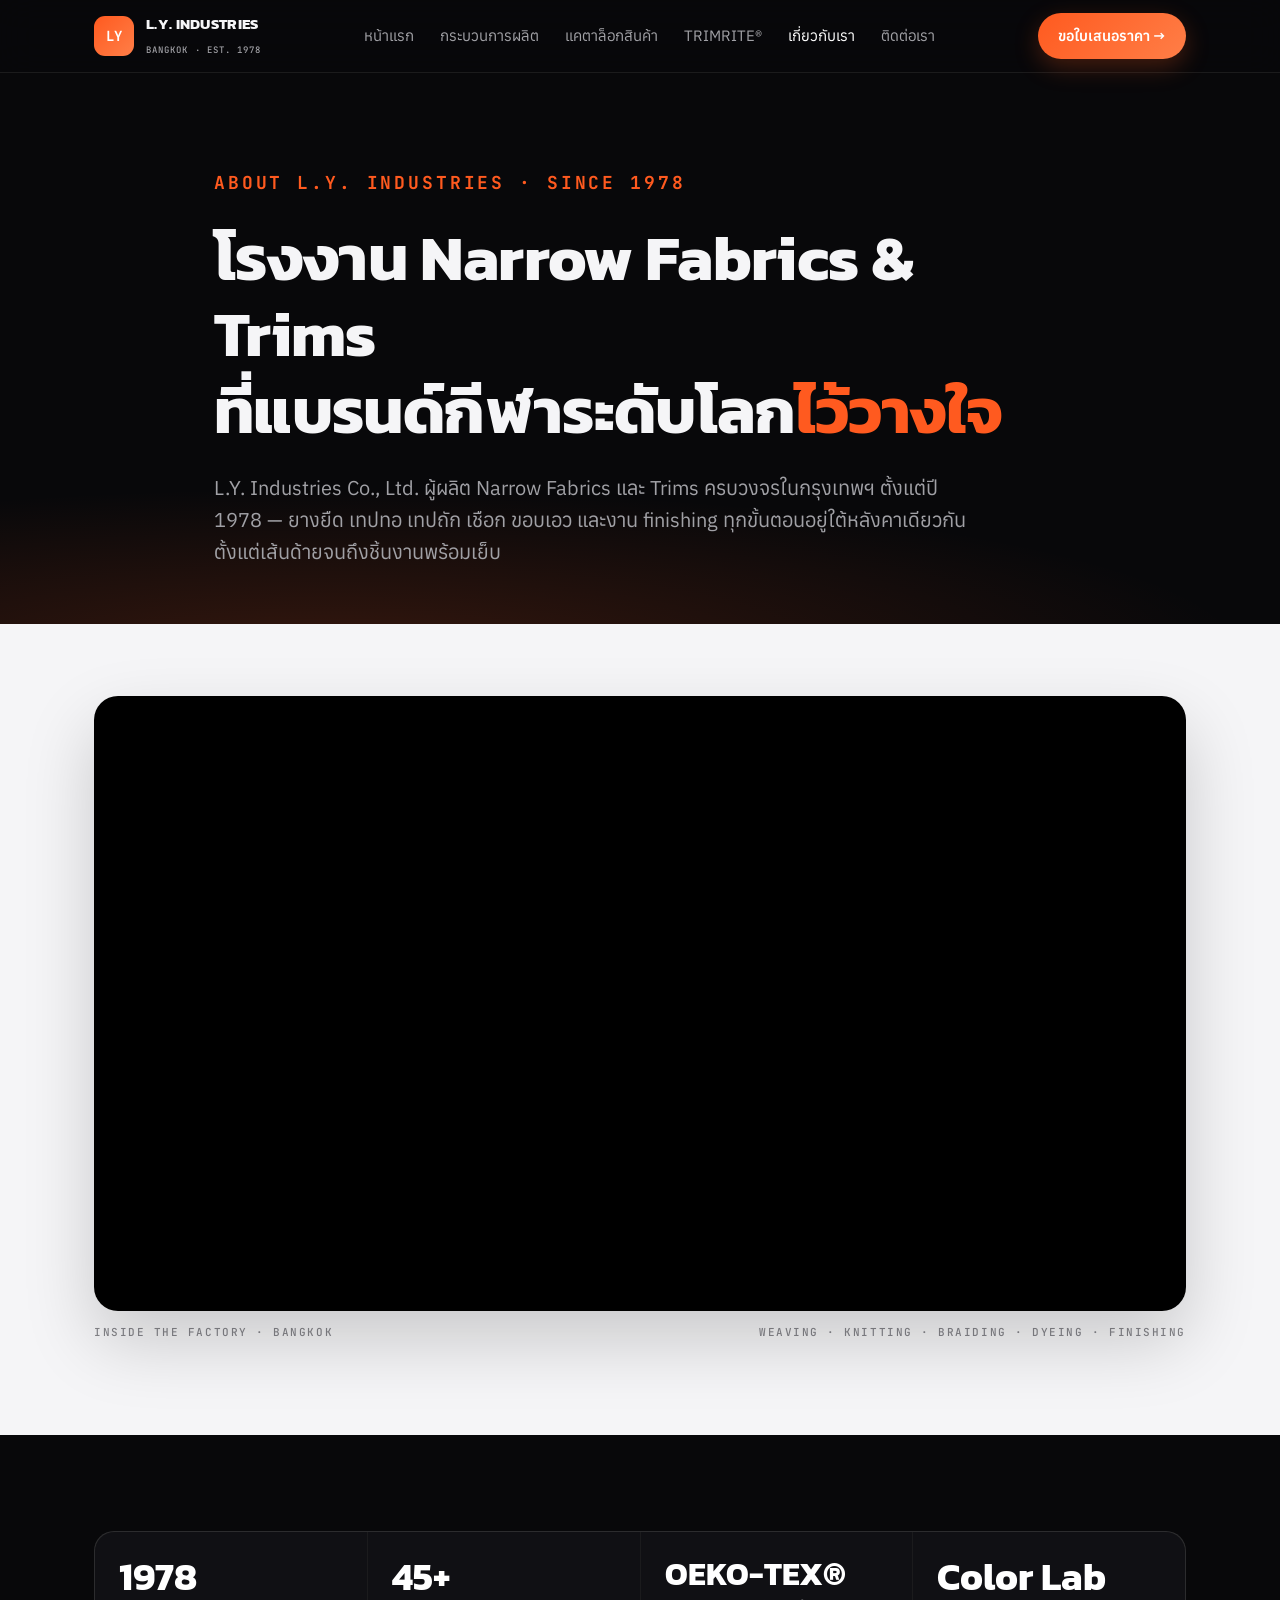
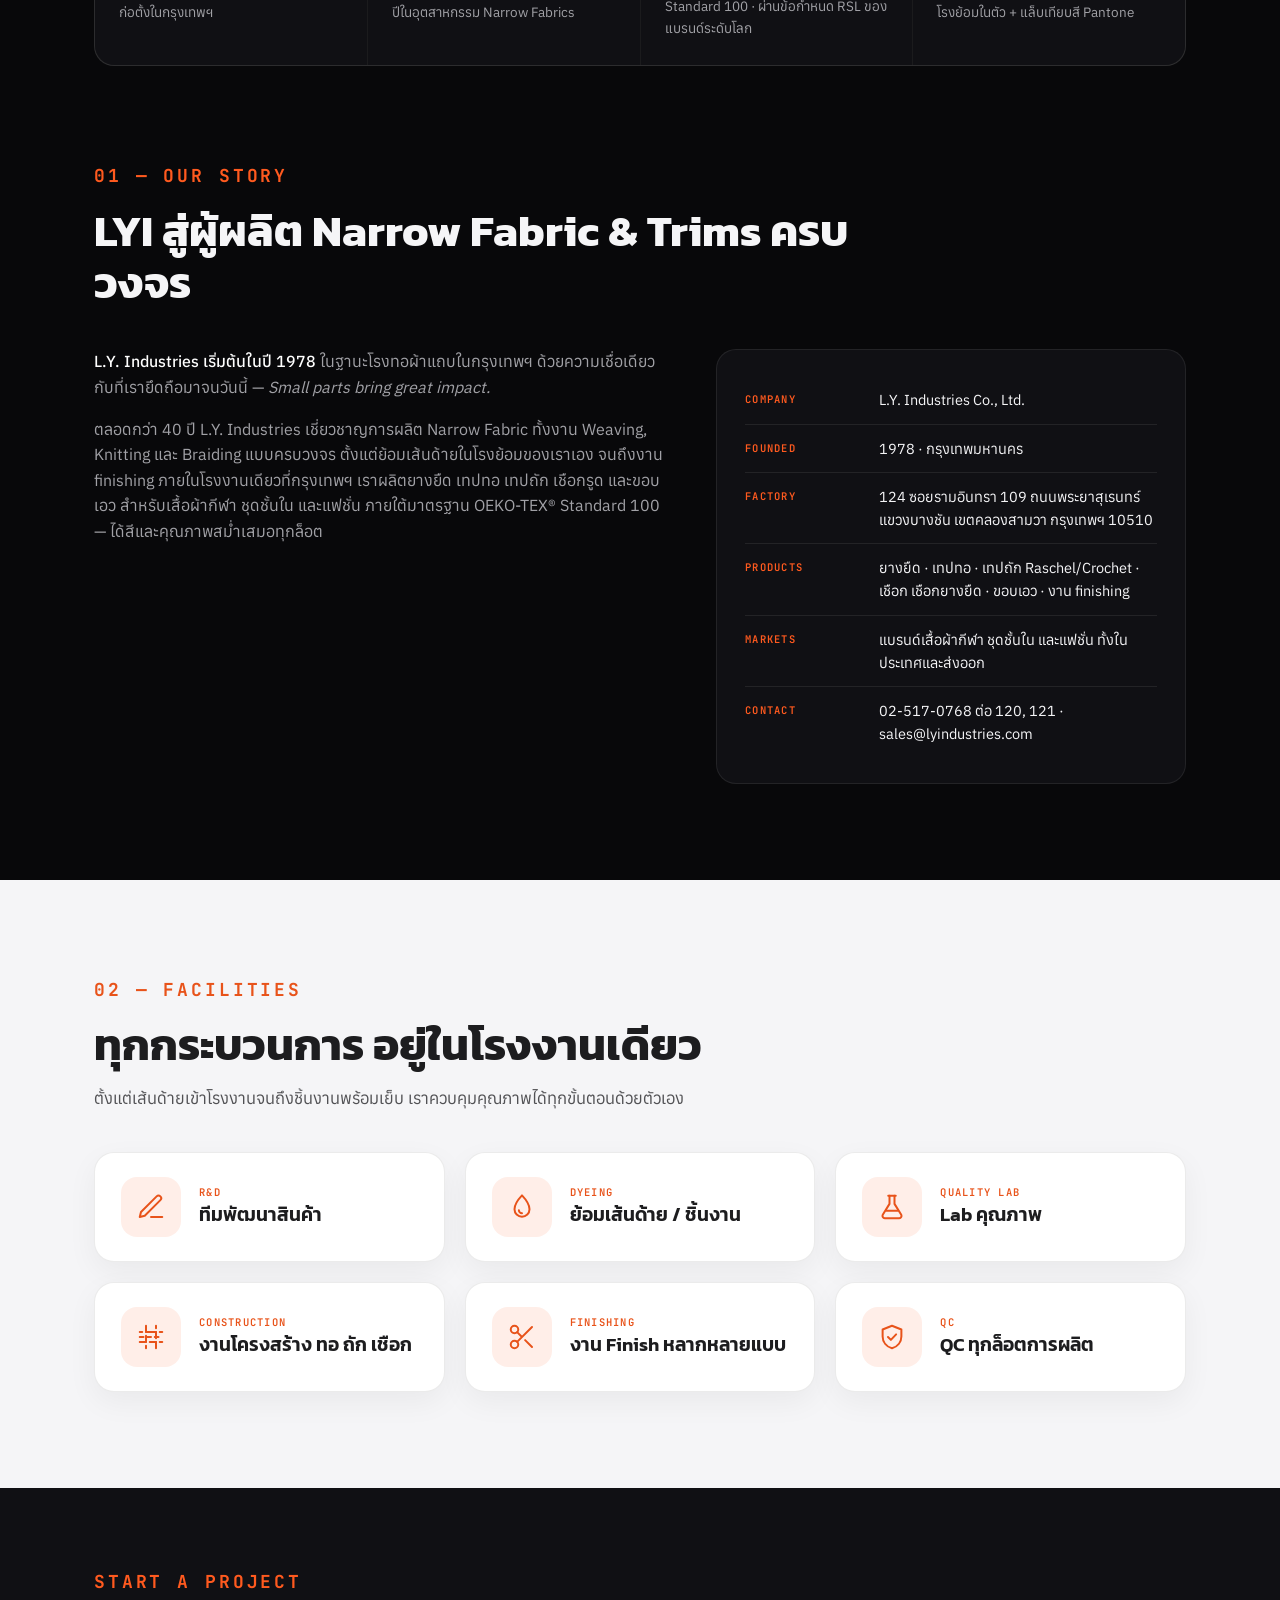
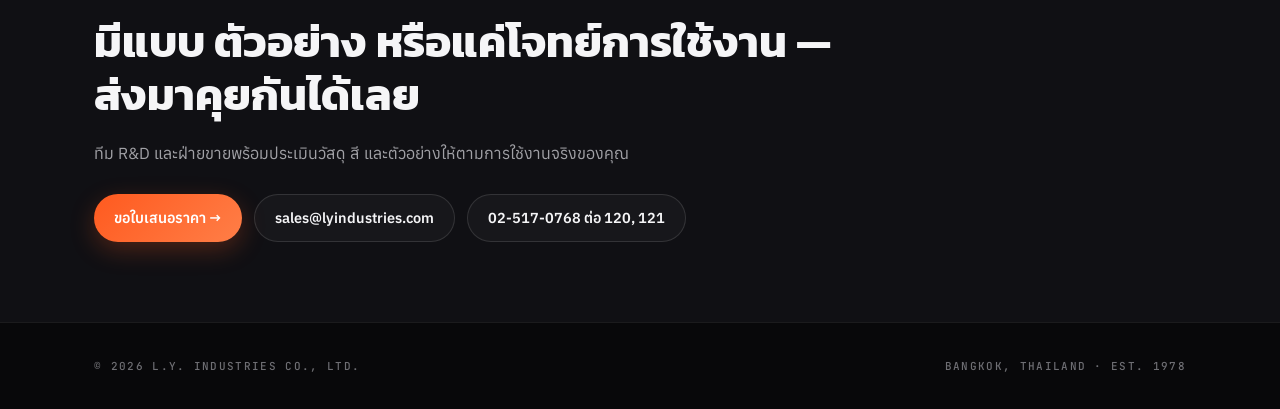
<file: about.html>
<!DOCTYPE html>
<html lang="th">
<head>
<meta charset="utf-8">
<meta name="viewport" content="width=device-width, initial-scale=1">
<title>เกี่ยวกับ L.Y. Industries — ผู้ผลิต Narrow Fabrics & Trims ตั้งแต่ปี 1978</title>
<meta name="description" content="L.Y. Industries Co., Ltd. ผู้ผลิต Narrow Fabrics และ Trims ครบวงจรในกรุงเทพฯ ตั้งแต่ปี 1978 — ยางยืด เทปทอ เทปถัก เชือก ขอบเอว และงาน finishing สำหรับแบรนด์กีฬาและแฟชั่นระดับโลก">
<link rel="preconnect" href="https://fonts.googleapis.com">
<link rel="preconnect" href="https://fonts.gstatic.com" crossorigin>
<link href="https://fonts.googleapis.com/css2?family=Kanit:wght@500;600;700&family=Anuphan:wght@300;400;500;600&family=JetBrains+Mono:wght@500;600;700&display=swap" rel="stylesheet">
<script type="application/ld+json">
{"@context":"https://schema.org","@type":"AboutPage","name":"เกี่ยวกับ L.Y. Industries","mainEntity":{"@type":"Organization","name":"L.Y. Industries Co., Ltd.","alternateName":"LY Industries","foundingDate":"1978","url":"https://lyindustries.com","email":"sales@lyindustries.com","telephone":"+66-2-517-0768","address":{"@type":"PostalAddress","streetAddress":"124 Phraya Suren Road, Bang Chan","addressLocality":"Khlong Sam Wa","addressRegion":"Bangkok","postalCode":"10510","addressCountry":"TH"},"description":"ผู้ผลิต Narrow Fabrics และ Trims ครบวงจร (ยางยืด เทปทอ เทปถัก เชือก ขอบเอว งาน finishing) สำหรับแบรนด์เสื้อผ้ากีฬาและแฟชั่น"}}
</script>
<style>
:root{--bg-primary:#08080a;--bg-secondary:#101014;--bg-card:rgba(22,22,28,.7);--brand-orange:#ff5a1f;--brand-orange-light:#ff7e47;--text-primary:#f5f5f7;--text-secondary:#a1a1a6;--text-tertiary:#6e6e73;--border-light:rgba(255,255,255,.08);--border-glass:rgba(255,255,255,.12);--font-heading:'Kanit',-apple-system,sans-serif;--font-body:'Anuphan',-apple-system,sans-serif;--font-mono:'JetBrains Mono',Menlo,monospace}
*{box-sizing:border-box;margin:0;padding:0}
html{scroll-behavior:smooth}
body{background:var(--bg-primary);color:var(--text-primary);font-family:var(--font-body);line-height:1.6;-webkit-font-smoothing:antialiased}
a{color:inherit;text-decoration:none}
.wrap{max-width:1140px;margin:0 auto;padding:0 24px}
.eyebrow{font-family:var(--font-mono);font-size:clamp(15px,1.4vw,18px);letter-spacing:.16em;color:var(--brand-orange);font-weight:700}
h1,h2,h3{font-family:var(--font-heading);line-height:1.2}
/* nav */
.nav{position:sticky;top:0;z-index:50;background:rgba(8,8,10,.8);backdrop-filter:blur(18px);border-bottom:1px solid var(--border-light)}
.nav .wrap{display:flex;align-items:center;justify-content:space-between;height:72px;gap:16px}
.brand{display:flex;align-items:center;gap:12px}
.brand .mark{width:40px;height:40px;border-radius:11px;background:linear-gradient(135deg,var(--brand-orange),var(--brand-orange-light));display:grid;place-items:center;font:700 14px var(--font-mono);color:#fff}
.brand b{font:700 15px var(--font-heading);letter-spacing:.02em;display:block}
.brand small{font:500 9px var(--font-mono);letter-spacing:.12em;color:var(--text-secondary)}
.nav nav{display:flex;gap:26px;font-size:15px;color:var(--text-secondary)}
.nav nav a:hover,.nav nav a.on{color:#fff}
.btn{display:inline-flex;align-items:center;gap:8px;padding:11px 20px;border-radius:100px;font-weight:600;font-size:14.5px;transition:transform .2s,box-shadow .2s}
.btn-o{background:linear-gradient(135deg,var(--brand-orange),var(--brand-orange-light));color:#fff;box-shadow:0 8px 24px rgba(255,90,31,.25)}
.btn-o:hover{transform:translateY(-1px);box-shadow:0 12px 30px rgba(255,90,31,.35)}
.btn-g{border:1px solid var(--border-glass);color:var(--text-primary);background:rgba(255,255,255,.03)}
/* hero */
.hero{padding:96px 0 56px;position:relative;overflow:hidden}
.hero::before{content:"";position:absolute;inset:auto -10% -40% -10%;height:70%;background:radial-gradient(ellipse at 30% 50%,rgba(255,90,31,.18),transparent 60%);pointer-events:none}
.hero .wrap{position:relative;display:flex;flex-direction:column;gap:22px;max-width:900px}
.hero h1{font-size:clamp(36px,5vw,64px);font-weight:700;letter-spacing:-.01em}
.hero h1 span{color:var(--brand-orange)}
.hero p.lead{font-size:clamp(17px,1.6vw,20px);color:var(--text-secondary);max-width:760px;text-wrap:pretty}
/* video */
.video{padding:16px 0 72px}
.video-frame{position:relative;border-radius:24px;overflow:hidden;border:1px solid var(--border-light);background:#000;box-shadow:0 30px 80px rgba(0,0,0,.6),0 0 0 1px rgba(255,90,31,.15)}
.video-frame::before{content:"";display:block;padding-top:56.25%}
.video-frame iframe{position:absolute;inset:0;width:100%;height:100%;border:0}
.video-cap{display:flex;justify-content:space-between;gap:16px;flex-wrap:wrap;margin-top:14px;font:500 11px var(--font-mono);letter-spacing:.14em;color:var(--text-tertiary)}
/* stats */
.stats{display:grid;grid-template-columns:repeat(4,1fr);gap:1px;background:var(--border-light);border:1px solid var(--border-light);border-radius:20px;overflow:hidden;margin-bottom:96px}
.stat{background:var(--bg-secondary);padding:26px 24px;display:flex;flex-direction:column;gap:6px}
.stat b{font:700 clamp(26px,3vw,38px)/1 var(--font-heading);color:#fff}
.stat span{font-size:13.5px;color:var(--text-secondary)}
/* sections */
section.block{padding:0 0 96px}
.head{display:flex;flex-direction:column;gap:14px;margin-bottom:40px;max-width:820px}
.head h2{font-size:clamp(28px,3.4vw,46px);font-weight:700}
.head p{font-size:16.5px;color:var(--text-secondary);text-wrap:pretty}
/* story */
.story{display:grid;grid-template-columns:1.1fr .9fr;gap:48px;align-items:start}
.story p{font-size:16px;color:var(--text-secondary);margin-bottom:16px;text-wrap:pretty}
.story p strong{color:#fff;font-weight:500}
.facts{background:var(--bg-secondary);border:1px solid var(--border-light);border-radius:20px;padding:26px 28px;display:flex;flex-direction:column;gap:0}
.facts .row{display:grid;grid-template-columns:120px 1fr;gap:14px;padding:12px 0;border-bottom:1px solid var(--border-light);font-size:14.5px}
.facts .row:last-child{border-bottom:0}
.facts .k{font:600 10.5px var(--font-mono);letter-spacing:.12em;color:var(--brand-orange);padding-top:4px}
.facts .v{color:var(--text-primary)}
/* trust grid */
.grid4{display:grid;grid-template-columns:repeat(4,1fr);gap:0;position:relative}
.grid4::before{content:"";position:absolute;left:0;right:0;top:42px;height:1px;background:linear-gradient(90deg,transparent,rgba(255,255,255,.18) 10%,rgba(255,255,255,.18) 90%,transparent)}
.item{padding:0 24px 0 0;display:flex;flex-direction:column;gap:12px;align-items:flex-start;position:relative}
.item+.item{padding-left:24px;border-left:1px solid var(--border-light)}
.icon{width:84px;height:84px;border-radius:50%;background:var(--bg-primary);border:1px solid var(--border-glass);box-shadow:0 0 0 8px var(--bg-primary),0 10px 30px rgba(255,90,31,.2);display:grid;place-items:center;color:var(--brand-orange);margin-bottom:8px;position:relative;z-index:1}
.icon svg{width:50px;height:50px;fill:none;stroke:currentColor;stroke-width:1.7;stroke-linecap:round;stroke-linejoin:round}
.icon .soft{stroke:rgba(255,255,255,.35)}.icon .fill{fill:var(--brand-orange);stroke:none}
.num{font:600 12px var(--font-mono);letter-spacing:.14em;color:var(--brand-orange)}
.num::after{content:"";display:inline-block;width:22px;height:1px;background:var(--brand-orange);margin-left:10px;vertical-align:middle}
.item h3{font-size:clamp(19px,1.6vw,22px);font-weight:600}
.item p{font-size:14.5px;color:var(--text-secondary);text-wrap:pretty}
/* facilities */
.fac{display:grid;grid-template-columns:repeat(3,1fr);gap:20px}
.fac article{display:flex;align-items:center;gap:18px;background:var(--bg-secondary);border:1px solid var(--border-light);border-radius:20px;padding:24px 26px;transition:transform .3s ease,border-color .3s ease,box-shadow .3s ease}
.fac article:hover{transform:translateY(-3px);border-color:var(--brand-orange)}
.fac .ic{flex:none;width:60px;height:60px;border-radius:16px;display:grid;place-items:center;background:rgba(255,90,31,.10);color:var(--brand-orange)}
.fac .ic svg{width:30px;height:30px;fill:none;stroke:currentColor;stroke-width:1.6;stroke-linecap:round;stroke-linejoin:round}
.fac .t{display:flex;flex-direction:column;gap:4px;min-width:0}
.fac .t span{font:600 10.5px var(--font-mono);letter-spacing:.12em;color:var(--brand-orange)}
.fac h3{font-size:19px;font-weight:600;line-height:1.3}
/* cta */
.cta{background:var(--bg-secondary);border-top:1px solid var(--border-light);padding:80px 0}
.cta .wrap{display:flex;flex-direction:column;gap:20px;align-items:flex-start}
.cta h2{font-size:clamp(28px,3.4vw,44px);font-weight:700;max-width:760px}
.cta p{font-size:16px;color:var(--text-secondary);max-width:640px}
.cta .row{display:flex;gap:12px;flex-wrap:wrap;margin-top:8px}
footer{padding:36px 0;border-top:1px solid var(--border-light);font:500 11px var(--font-mono);letter-spacing:.12em;color:var(--text-tertiary)}
footer .wrap{display:flex;justify-content:space-between;gap:12px;flex-wrap:wrap}
@media(max-width:960px){.stats{grid-template-columns:repeat(2,1fr)}.story{grid-template-columns:1fr}.grid4{grid-template-columns:repeat(2,1fr);row-gap:44px}.grid4::before{display:none}.item:nth-child(3){padding-left:0;border-left:0}.fac{grid-template-columns:1fr}.nav nav{display:none}}
@media(max-width:600px){.hero{padding:64px 0 40px}.stats{grid-template-columns:1fr 1fr}.grid4{grid-template-columns:1fr}.item{padding:0!important;border-left:0!important}}

/* ===== alternating light sections ===== */
.light{--bg-primary:#f5f5f7;--bg-secondary:#ffffff;--bg-card:#ffffff;--brand-orange:#e8531a;--text-primary:#1d1d1f;--text-secondary:#515154;--text-tertiary:#86868b;--border-light:rgba(0,0,0,.08);--border-glass:rgba(0,0,0,.12);background:var(--bg-primary);color:var(--text-primary)}
.band{padding:96px 0 0}
.light .stat b,.light .head h2,.light .story p strong,.light .cta h2{color:var(--text-primary)}
.light .stats{box-shadow:0 10px 30px rgba(0,0,0,.05)}
.light .facts{box-shadow:0 10px 30px rgba(0,0,0,.05)}
.light .btn-g{background:#fff}
section.video{padding-bottom:96px}
#facilities{padding-top:96px}
.cta{border-top:0}
.video.light{padding-top:72px}
.light .fac article{box-shadow:0 10px 30px rgba(0,0,0,.05)}
.light .fac h3{color:var(--text-primary)}
.light .video-frame{box-shadow:0 30px 70px rgba(0,0,0,.18)}

/* stat hover glow */
.stats{overflow:visible;isolation:isolate}
.stat{position:relative;transition:background .35s ease,box-shadow .35s ease,transform .35s ease;z-index:0}
.stat:first-child{border-radius:20px 0 0 20px}.stat:last-child{border-radius:0 20px 20px 0}
.stat::before{content:"";position:absolute;inset:0;border-radius:inherit;background:radial-gradient(120% 90% at 30% 0%,rgba(255,90,31,.28),transparent 65%);opacity:0;transition:opacity .35s ease;pointer-events:none}
.stat b,.stat span{position:relative;transition:color .35s ease,text-shadow .35s ease}
.stat:hover{background:#17171c;box-shadow:0 0 0 1px rgba(255,90,31,.55),0 0 36px rgba(255,90,31,.35),0 18px 40px rgba(0,0,0,.45);transform:translateY(-3px);z-index:2}
.stat:hover::before{opacity:1}
.stat:hover b{color:var(--brand-orange-light);text-shadow:0 0 18px rgba(255,110,50,.55)}
.stat:hover span{color:#d6d6da}
@media(max-width:960px){.stat:first-child,.stat:last-child{border-radius:0}}
</style>
</head>
<body>

<header class="nav">
  <div class="wrap">
    <a class="brand" href="index.html"><span class="mark">LY</span><span><b>L.Y. INDUSTRIES</b><small>BANGKOK · EST. 1978</small></span></a>
    <nav>
      <a href="index.html">หน้าแรก</a>
      <a href="index.html#process">กระบวนการผลิต</a>
      <a href="catalog.html">แคตาล็อกสินค้า</a>
      <a href="https://www.trimrite.com/" target="_blank" rel="noopener">TRIMRITE®</a>
      <a class="on" href="about.html">เกี่ยวกับเรา</a>
      <a href="contact.html">ติดต่อเรา</a>
    </nav>
    <a class="btn btn-o" href="contact.html#form">ขอใบเสนอราคา →</a>
  </div>
</header>

<section class="hero">
  <div class="wrap">
    <span class="eyebrow">ABOUT L.Y. INDUSTRIES · SINCE 1978</span>
    <h1>โรงงาน Narrow Fabrics &amp; Trims<br>ที่แบรนด์กีฬาระดับโลก<span>ไว้วางใจ</span></h1>
    <p class="lead">L.Y. Industries Co., Ltd. ผู้ผลิต Narrow Fabrics และ Trims ครบวงจรในกรุงเทพฯ ตั้งแต่ปี 1978 — ยางยืด เทปทอ เทปถัก เชือก ขอบเอว และงาน finishing ทุกขั้นตอนอยู่ใต้หลังคาเดียวกัน ตั้งแต่เส้นด้ายจนถึงชิ้นงานพร้อมเย็บ</p>
  </div>
</section>

<section class="video light">
  <div class="wrap">
    <div class="video-frame">
      <iframe src="https://www.youtube-nocookie.com/embed/YOUTUBE_VIDEO_ID?rel=0&modestbranding=1" title="L.Y. Industries — Inside the factory" allow="accelerometer; autoplay; clipboard-write; encrypted-media; gyroscope; picture-in-picture; web-share" allowfullscreen loading="lazy"></iframe>
    </div>
    <div class="video-cap"><span>INSIDE THE FACTORY · BANGKOK</span><span>WEAVING · KNITTING · BRAIDING · DYEING · FINISHING</span></div>
  </div>
</section>

<div class="band">
<div class="wrap">
  <div class="stats">
    <div class="stat"><b>1978</b><span>ก่อตั้งในกรุงเทพฯ</span></div>
    <div class="stat"><b>45+</b><span>ปีในอุตสาหกรรม Narrow Fabrics</span></div>
    <div class="stat"><b style="white-space:nowrap;font-size:clamp(22px,2.5vw,34px)">OEKO-TEX®</b><span>Standard 100 · ผ่านข้อกำหนด RSL ของแบรนด์ระดับโลก</span></div>
    <div class="stat"><b>Color Lab</b><span>โรงย้อมในตัว + แล็บเทียบสี Pantone</span></div>
  </div>
</div>

<section class="block" id="story">
  <div class="wrap">
    <div class="head">
      <span class="eyebrow">01 — OUR STORY</span>
      <h2>LYI สู่ผู้ผลิต Narrow Fabric &amp; Trims ครบวงจร</h2>
    </div>
    <div class="story">
      <div>
        <p><strong>L.Y. Industries เริ่มต้นในปี 1978</strong> ในฐานะโรงทอผ้าแถบในกรุงเทพฯ ด้วยความเชื่อเดียวกับที่เรายึดถือมาจนวันนี้ — <em>Small parts bring great impact.</em></p>
        <p>ตลอดกว่า 40 ปี L.Y. Industries เชี่ยวชาญการผลิต Narrow Fabric ทั้งงาน Weaving, Knitting และ Braiding แบบครบวงจร ตั้งแต่ย้อมเส้นด้ายในโรงย้อมของเราเอง จนถึงงาน finishing ภายในโรงงานเดียวที่กรุงเทพฯ เราผลิตยางยืด เทปทอ เทปถัก เชือกรูด และขอบเอว สำหรับเสื้อผ้ากีฬา ชุดชั้นใน และแฟชั่น ภายใต้มาตรฐาน OEKO-TEX® Standard 100 — ได้สีและคุณภาพสม่ำเสมอทุกล็อต</p>
      </div>
      <div class="facts">
        <div class="row"><span class="k">COMPANY</span><span class="v">L.Y. Industries Co., Ltd.</span></div>
        <div class="row"><span class="k">FOUNDED</span><span class="v">1978 · กรุงเทพมหานคร</span></div>
        <div class="row"><span class="k">FACTORY</span><span class="v">124 ซอยรามอินทรา 109 ถนนพระยาสุเรนทร์ แขวงบางชัน เขตคลองสามวา กรุงเทพฯ 10510</span></div>
        <div class="row"><span class="k">PRODUCTS</span><span class="v">ยางยืด · เทปทอ · เทปถัก Raschel/Crochet · เชือก เชือกยางยืด · ขอบเอว · งาน finishing</span></div>
        <div class="row"><span class="k">MARKETS</span><span class="v">แบรนด์เสื้อผ้ากีฬา ชุดชั้นใน และแฟชั่น ทั้งในประเทศและส่งออก</span></div>
        <div class="row"><span class="k">CONTACT</span><span class="v">02-517-0768 ต่อ 120, 121 · sales@lyindustries.com</span></div>
      </div>
    </div>
  </div>
</section>
</div>

<section class="block light" id="facilities">
  <div class="wrap">
    <div class="head">
      <span class="eyebrow">02 — FACILITIES</span>
      <h2>ทุกกระบวนการ อยู่ในโรงงานเดียว</h2>
      <p>ตั้งแต่เส้นด้ายเข้าโรงงานจนถึงชิ้นงานพร้อมเย็บ เราควบคุมคุณภาพได้ทุกขั้นตอนด้วยตัวเอง</p>
    </div>
    <div class="fac">
      <article><div class="ic"><svg viewBox="0 0 24 24" aria-hidden="true"><path d="M12 20h9"/><path d="M16.5 3.5a2.1 2.1 0 0 1 3 3L7 19l-4 1 1-4Z"/></svg></div><div class="t"><span>R&amp;D</span><h3>ทีมพัฒนาสินค้า</h3></div></article>
      <article><div class="ic"><svg viewBox="0 0 24 24" aria-hidden="true"><path d="M12 2.7s6 6.3 6 11.1a6 6 0 0 1-12 0c0-4.8 6-11.1 6-11.1Z"/><path d="M9.5 14.5a2.5 2.5 0 0 0 2.5 2.5"/></svg></div><div class="t"><span>DYEING</span><h3>ย้อมเส้นด้าย / ชิ้นงาน</h3></div></article>
      <article><div class="ic"><svg viewBox="0 0 24 24" aria-hidden="true"><path d="M9 3h6"/><path d="M10 3v6.5L4.6 18.2A1.9 1.9 0 0 0 6.2 21h11.6a1.9 1.9 0 0 0 1.6-2.8L14 9.5V3"/><path d="M7.5 15h9"/></svg></div><div class="t"><span>QUALITY LAB</span><h3>Lab คุณภาพ</h3></div></article>
      <article><div class="ic"><svg viewBox="0 0 24 24" aria-hidden="true"><path d="M8 3v5M8 11v5M8 19v2M16 3v2M16 8v5M16 16v5"/><path d="M3 8h2M8 8h8M19 8h2M3 16h5M11 16h5M19 16h2" /><path d="M3 12h18" stroke-dasharray="3 3"/></svg></div><div class="t"><span>CONSTRUCTION</span><h3>งานโครงสร้าง ทอ ถัก เชือก</h3></div></article>
      <article><div class="ic"><svg viewBox="0 0 24 24" aria-hidden="true"><circle cx="6" cy="6" r="3"/><circle cx="6" cy="18" r="3"/><path d="M20 4 8.1 15.9M14.5 14.5 20 20M8.1 8.1 12 12"/></svg></div><div class="t"><span>FINISHING</span><h3>งาน Finish หลากหลายแบบ</h3></div></article>
      <article><div class="ic"><svg viewBox="0 0 24 24" aria-hidden="true"><path d="M12 3 4.5 6v5.5c0 4.6 3.1 8.2 7.5 9.5 4.4-1.3 7.5-4.9 7.5-9.5V6Z"/><path d="m8.8 12 2.3 2.3 4.2-4.4"/></svg></div><div class="t"><span>QC</span><h3>QC ทุกล็อตการผลิต</h3></div></article>
    </div>
  </div>
</section>

<section class="cta">
  <div class="wrap">
    <span class="eyebrow">START A PROJECT</span>
    <h2>มีแบบ ตัวอย่าง หรือแค่โจทย์การใช้งาน — ส่งมาคุยกันได้เลย</h2>
    <p>ทีม R&amp;D และฝ่ายขายพร้อมประเมินวัสดุ สี และตัวอย่างให้ตามการใช้งานจริงของคุณ</p>
    <div class="row">
      <a class="btn btn-o" href="contact.html#form">ขอใบเสนอราคา →</a>
      <a class="btn btn-g" href="mailto:sales@lyindustries.com">sales@lyindustries.com</a>
      <a class="btn btn-g" href="tel:+6625170768">02-517-0768 ต่อ 120, 121</a>
    </div>
  </div>
</section>

<footer><div class="wrap"><span>© 2026 L.Y. INDUSTRIES CO., LTD.</span><span>BANGKOK, THAILAND · EST. 1978</span></div></footer>
</body>
</html>
</file>
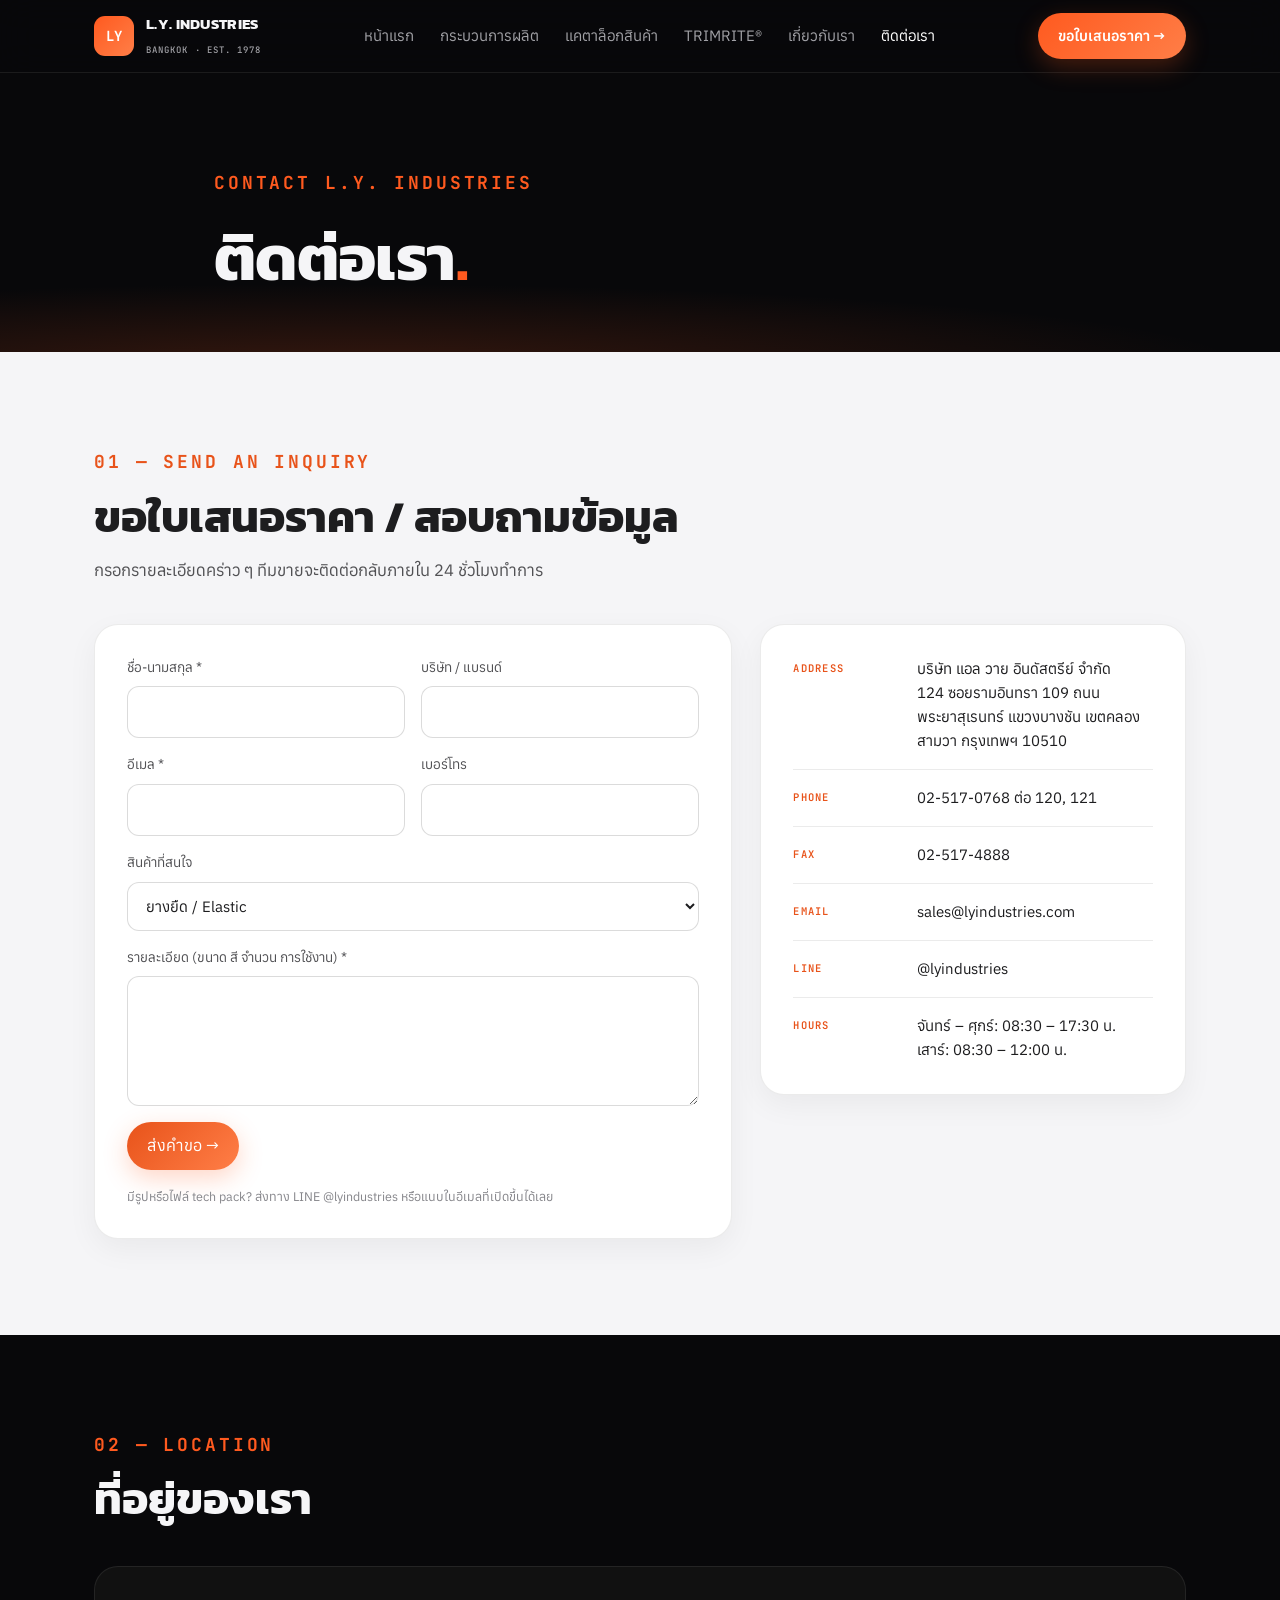
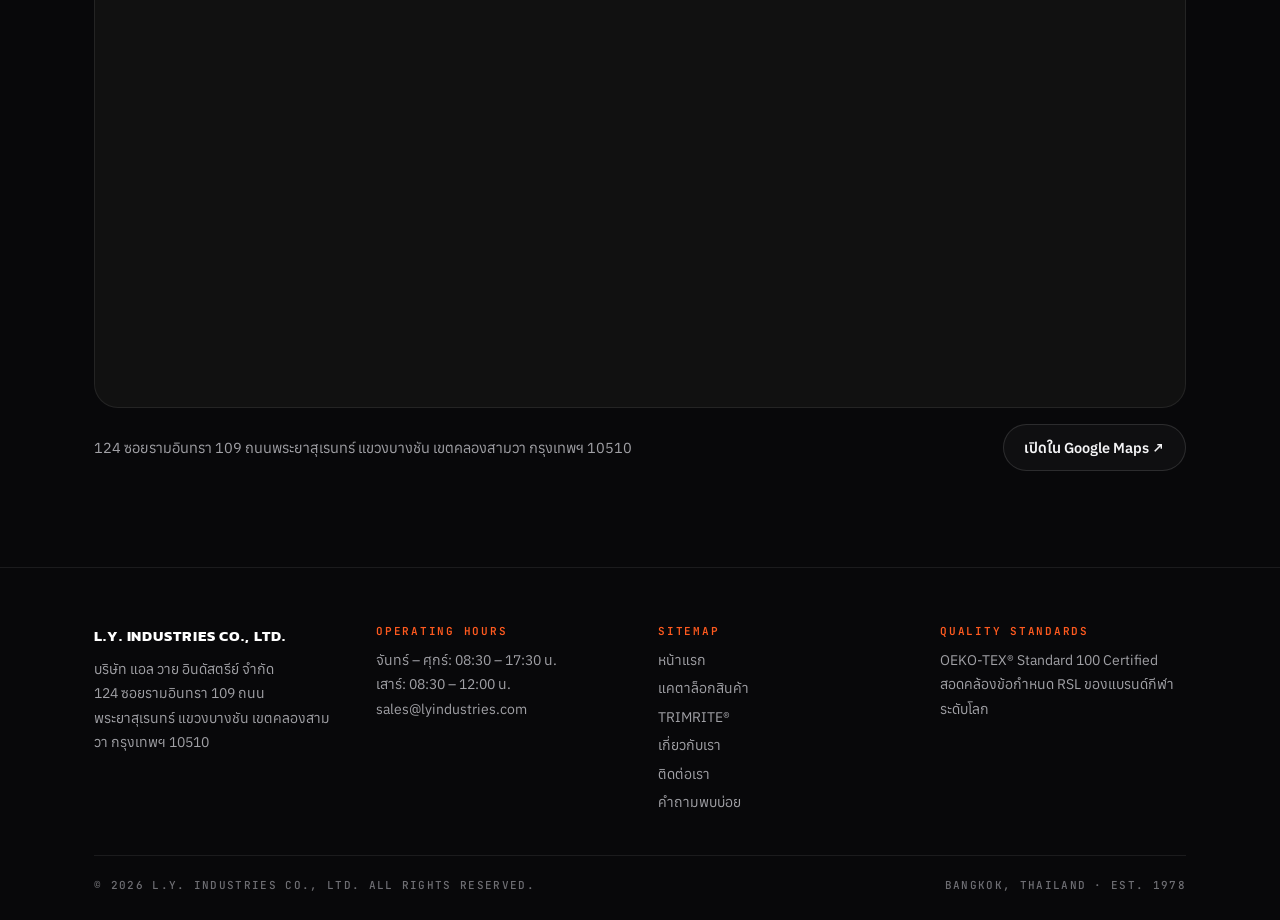
<file: contact.html>
<!DOCTYPE html>
<html lang="th">
<head>
<meta charset="utf-8">
<meta name="viewport" content="width=device-width, initial-scale=1">
<title>ติดต่อ L.Y. Industries — ผู้ผลิต Narrow Fabric &amp; Trims กรุงเทพฯ</title>
<meta name="description" content="ติดต่อ L.Y. Industries ผู้ผลิต Narrow Fabric และ Trims ครบวงจร (ยางยืด เทปทอ เทปถัก เชือกรูด ขอบเอว) ที่ 124 ซอยรามอินทรา 109 ถนนพระยาสุเรนทร์ แขวงบางชัน เขตคลองสามวา กรุงเทพฯ 10510 โทร 02-517-0768 ต่อ 120, 121 อีเมล sales@lyindustries.com LINE @lyindustries">
<link rel="preconnect" href="https://fonts.googleapis.com">
<link rel="preconnect" href="https://fonts.gstatic.com" crossorigin>
<link href="https://fonts.googleapis.com/css2?family=Kanit:wght@500;600;700&family=Anuphan:wght@300;400;500;600&family=JetBrains+Mono:wght@500;600;700&display=swap" rel="stylesheet">
<script type="application/ld+json">
{"@context":"https://schema.org","@type":"ContactPage","name":"ติดต่อ L.Y. Industries","mainEntity":{"@type":["Organization","LocalBusiness"],"name":"L.Y. Industries Co., Ltd.","alternateName":["LY Industries","บริษัท แอล วาย อินดัสตรีย์ จำกัด"],"foundingDate":"1978","url":"https://lyindustries.com","email":"sales@lyindustries.com","telephone":"+66-2-517-0768","faxNumber":"+66-2-517-4888","address":{"@type":"PostalAddress","streetAddress":"124 Soi Ram Inthra 109, Phraya Suren Road, Bang Chan","addressLocality":"Khlong Sam Wa","addressRegion":"Bangkok","postalCode":"10510","addressCountry":"TH"},"hasMap":"https://www.google.com/maps/search/?api=1&query=L.Y.+Industries+124+Soi+Ram+Inthra+109+Phraya+Suren+Rd+Bang+Chan+Khlong+Sam+Wa+Bangkok+10510","openingHoursSpecification":[{"@type":"OpeningHoursSpecification","dayOfWeek":["Monday","Tuesday","Wednesday","Thursday","Friday"],"opens":"08:30","closes":"17:30"},{"@type":"OpeningHoursSpecification","dayOfWeek":"Saturday","opens":"08:30","closes":"12:00"}],"contactPoint":{"@type":"ContactPoint","contactType":"sales","telephone":"+66-2-517-0768","email":"sales@lyindustries.com","availableLanguage":["th","en"]},"sameAs":["https://line.me/R/ti/p/@lyindustries"]}}
</script>
<style>
:root{--bg-primary:#08080a;--bg-secondary:#101014;--bg-card:rgba(22,22,28,.7);--brand-orange:#ff5a1f;--brand-orange-light:#ff7e47;--text-primary:#f5f5f7;--text-secondary:#a1a1a6;--text-tertiary:#6e6e73;--border-light:rgba(255,255,255,.08);--border-glass:rgba(255,255,255,.12);--font-heading:'Kanit',-apple-system,sans-serif;--font-body:'Anuphan',-apple-system,sans-serif;--font-mono:'JetBrains Mono',Menlo,monospace}
*{box-sizing:border-box;margin:0;padding:0}
html{scroll-behavior:smooth}
body{background:var(--bg-primary);color:var(--text-primary);font-family:var(--font-body);line-height:1.6;-webkit-font-smoothing:antialiased}
a{color:inherit;text-decoration:none}
.wrap{max-width:1140px;margin:0 auto;padding:0 24px}
.eyebrow{font-family:var(--font-mono);font-size:clamp(15px,1.4vw,18px);letter-spacing:.16em;color:var(--brand-orange);font-weight:700}
h1,h2,h3{font-family:var(--font-heading);line-height:1.2}
/* nav */
.nav{position:sticky;top:0;z-index:50;background:rgba(8,8,10,.8);backdrop-filter:blur(18px);border-bottom:1px solid var(--border-light)}
.nav .wrap{display:flex;align-items:center;justify-content:space-between;height:72px;gap:16px}
.brand{display:flex;align-items:center;gap:12px}
.brand .mark{width:40px;height:40px;border-radius:11px;background:linear-gradient(135deg,var(--brand-orange),var(--brand-orange-light));display:grid;place-items:center;font:700 14px var(--font-mono);color:#fff}
.brand b{font:700 15px var(--font-heading);letter-spacing:.02em;display:block}
.brand small{font:500 9px var(--font-mono);letter-spacing:.12em;color:var(--text-secondary)}
.nav nav{display:flex;gap:26px;font-size:15px;color:var(--text-secondary)}
.nav nav a:hover,.nav nav a.on{color:#fff}
.btn{display:inline-flex;align-items:center;gap:8px;padding:11px 20px;border-radius:100px;font-weight:600;font-size:14.5px;transition:transform .2s,box-shadow .2s}
.btn-o{background:linear-gradient(135deg,var(--brand-orange),var(--brand-orange-light));color:#fff;box-shadow:0 8px 24px rgba(255,90,31,.25)}
.btn-o:hover{transform:translateY(-1px);box-shadow:0 12px 30px rgba(255,90,31,.35)}
.btn-g{border:1px solid var(--border-glass);color:var(--text-primary);background:rgba(255,255,255,.03)}
/* hero */
.hero{padding:96px 0 56px;position:relative;overflow:hidden}
.hero::before{content:"";position:absolute;inset:auto -10% -40% -10%;height:70%;background:radial-gradient(ellipse at 30% 50%,rgba(255,90,31,.18),transparent 60%);pointer-events:none}
.hero .wrap{position:relative;display:flex;flex-direction:column;gap:22px;max-width:900px}
.hero h1{font-size:clamp(36px,5vw,64px);font-weight:700;letter-spacing:-.01em}
.hero h1 span{color:var(--brand-orange)}
.hero p.lead{font-size:clamp(17px,1.6vw,20px);color:var(--text-secondary);max-width:760px;text-wrap:pretty}
/* video */
.video{padding:16px 0 72px}
.video-frame{position:relative;border-radius:24px;overflow:hidden;border:1px solid var(--border-light);background:#000;box-shadow:0 30px 80px rgba(0,0,0,.6),0 0 0 1px rgba(255,90,31,.15)}
.video-frame::before{content:"";display:block;padding-top:56.25%}
.video-frame iframe{position:absolute;inset:0;width:100%;height:100%;border:0}
.video-cap{display:flex;justify-content:space-between;gap:16px;flex-wrap:wrap;margin-top:14px;font:500 11px var(--font-mono);letter-spacing:.14em;color:var(--text-tertiary)}
/* stats */
.stats{display:grid;grid-template-columns:repeat(4,1fr);gap:1px;background:var(--border-light);border:1px solid var(--border-light);border-radius:20px;overflow:hidden;margin-bottom:96px}
.stat{background:var(--bg-secondary);padding:26px 24px;display:flex;flex-direction:column;gap:6px}
.stat b{font:700 clamp(26px,3vw,38px)/1 var(--font-heading);color:#fff}
.stat span{font-size:13.5px;color:var(--text-secondary)}
/* sections */
section.block{padding:0 0 96px}
.head{display:flex;flex-direction:column;gap:14px;margin-bottom:40px;max-width:820px}
.head h2{font-size:clamp(28px,3.4vw,46px);font-weight:700}
.head p{font-size:16.5px;color:var(--text-secondary);text-wrap:pretty}
/* story */
.story{display:grid;grid-template-columns:1.1fr .9fr;gap:48px;align-items:start}
.story p{font-size:16px;color:var(--text-secondary);margin-bottom:16px;text-wrap:pretty}
.story p strong{color:#fff;font-weight:500}
.facts{background:var(--bg-secondary);border:1px solid var(--border-light);border-radius:20px;padding:26px 28px;display:flex;flex-direction:column;gap:0}
.facts .row{display:grid;grid-template-columns:120px 1fr;gap:14px;padding:12px 0;border-bottom:1px solid var(--border-light);font-size:14.5px}
.facts .row:last-child{border-bottom:0}
.facts .k{font:600 10.5px var(--font-mono);letter-spacing:.12em;color:var(--brand-orange);padding-top:4px}
.facts .v{color:var(--text-primary)}
/* trust grid */
.grid4{display:grid;grid-template-columns:repeat(4,1fr);gap:0;position:relative}
.grid4::before{content:"";position:absolute;left:0;right:0;top:42px;height:1px;background:linear-gradient(90deg,transparent,rgba(255,255,255,.18) 10%,rgba(255,255,255,.18) 90%,transparent)}
.item{padding:0 24px 0 0;display:flex;flex-direction:column;gap:12px;align-items:flex-start;position:relative}
.item+.item{padding-left:24px;border-left:1px solid var(--border-light)}
.icon{width:84px;height:84px;border-radius:50%;background:var(--bg-primary);border:1px solid var(--border-glass);box-shadow:0 0 0 8px var(--bg-primary),0 10px 30px rgba(255,90,31,.2);display:grid;place-items:center;color:var(--brand-orange);margin-bottom:8px;position:relative;z-index:1}
.icon svg{width:50px;height:50px;fill:none;stroke:currentColor;stroke-width:1.7;stroke-linecap:round;stroke-linejoin:round}
.icon .soft{stroke:rgba(255,255,255,.35)}.icon .fill{fill:var(--brand-orange);stroke:none}
.num{font:600 12px var(--font-mono);letter-spacing:.14em;color:var(--brand-orange)}
.num::after{content:"";display:inline-block;width:22px;height:1px;background:var(--brand-orange);margin-left:10px;vertical-align:middle}
.item h3{font-size:clamp(19px,1.6vw,22px);font-weight:600}
.item p{font-size:14.5px;color:var(--text-secondary);text-wrap:pretty}
/* facilities */
.fac{display:grid;grid-template-columns:repeat(3,1fr);gap:28px 24px}
.fac article{position:relative;padding-bottom:56px;isolation:isolate}
.fac figure{position:relative;aspect-ratio:4/3.3;border-radius:24px;overflow:hidden;background:#000}
.fac figure::after{content:"";position:absolute;top:0;right:0;width:32%;height:34px;background:var(--bg-primary);border-bottom-left-radius:18px}
.fac img{width:100%;height:100%;object-fit:cover;display:block;transition:transform .6s ease}
.fac article:hover img{transform:scale(1.04)}
.fac .t{position:absolute;right:0;bottom:0;left:18%;background:var(--bg-secondary);border:1px solid var(--border-light);border-radius:22px;padding:20px 22px 22px;display:flex;flex-direction:column;gap:6px;box-shadow:0 18px 40px rgba(0,0,0,.45)}
.fac .t span{font:600 10.5px var(--font-mono);letter-spacing:.12em;color:var(--brand-orange)}
.fac h3{font-size:19px;font-weight:600;line-height:1.3}
.fac p{font-size:13.5px;line-height:1.6;color:var(--text-secondary)}
/* cta */
.cta{background:var(--bg-secondary);border-top:1px solid var(--border-light);padding:80px 0}
.cta .wrap{display:flex;flex-direction:column;gap:20px;align-items:flex-start}
.cta h2{font-size:clamp(28px,3.4vw,44px);font-weight:700;max-width:760px}
.cta p{font-size:16px;color:var(--text-secondary);max-width:640px}
.cta .row{display:flex;gap:12px;flex-wrap:wrap;margin-top:8px}
footer{padding:36px 0;border-top:1px solid var(--border-light);font:500 11px var(--font-mono);letter-spacing:.12em;color:var(--text-tertiary)}
footer .wrap{display:flex;justify-content:space-between;gap:12px;flex-wrap:wrap}
@media(max-width:960px){.stats{grid-template-columns:repeat(2,1fr)}.story{grid-template-columns:1fr}.grid4{grid-template-columns:repeat(2,1fr);row-gap:44px}.grid4::before{display:none}.item:nth-child(3){padding-left:0;border-left:0}.fac{grid-template-columns:1fr}.nav nav{display:none}}
@media(max-width:600px){.hero{padding:64px 0 40px}.stats{grid-template-columns:1fr 1fr}.grid4{grid-template-columns:1fr}.item{padding:0!important;border-left:0!important}}

/* contact */
.touch{background:linear-gradient(160deg,#16161b,#0d0d10);border:1px solid var(--border-light);border-radius:28px;padding:56px 48px;display:grid;grid-template-columns:1.15fr .85fr;gap:48px;align-items:center;margin-bottom:96px;position:relative;overflow:hidden}
.touch::after{content:"";position:absolute;right:-20%;bottom:-60%;width:70%;height:120%;background:radial-gradient(ellipse,rgba(255,90,31,.12),transparent 60%);pointer-events:none}
.touch h2{font-size:clamp(30px,3.6vw,50px);font-weight:700;margin:14px 0 18px}
.touch p{color:var(--text-secondary);font-size:16px;max-width:520px;text-wrap:pretty}
.acts{display:flex;flex-direction:column;gap:12px;position:relative;z-index:1}
.act{display:flex;justify-content:space-between;align-items:center;gap:12px;padding:18px 24px;border-radius:14px;border:1px solid var(--border-glass);background:rgba(255,255,255,.03);font-weight:600;font-size:16px;transition:transform .2s,border-color .2s}
.act:hover{transform:translateY(-1px);border-color:rgba(255,255,255,.3)}
.act.o{background:linear-gradient(135deg,var(--brand-orange),var(--brand-orange-light));border-color:transparent;box-shadow:0 10px 28px rgba(255,90,31,.3)}
.cgrid{display:grid;grid-template-columns:1.2fr .8fr;gap:28px;align-items:start}
form.card,.info{background:var(--bg-secondary);border:1px solid var(--border-light);border-radius:24px;padding:32px}
form.card{display:grid;grid-template-columns:1fr 1fr;gap:16px}
form.card .full{grid-column:1/-1}
label{display:flex;flex-direction:column;gap:8px;font-size:13.5px;color:var(--text-secondary)}
input,select,textarea{font:inherit;font-size:15px;color:var(--text-primary);background:var(--bg-primary);border:1px solid var(--border-glass);border-radius:12px;padding:13px 14px;outline:none;transition:border-color .2s}
input:focus,select:focus,textarea:focus{border-color:var(--brand-orange)}
textarea{min-height:130px;resize:vertical}
form.card button{justify-self:start;border:0;cursor:pointer;font:inherit}
.note{font-size:12.5px;color:var(--text-tertiary)}
.info{display:flex;flex-direction:column;gap:0}
.info .row{display:grid;grid-template-columns:110px 1fr;gap:14px;padding:16px 0;border-bottom:1px solid var(--border-light);font-size:15px}
.info .row:first-child{padding-top:0}.info .row:last-child{border-bottom:0;padding-bottom:0}
.info .k{font:600 10.5px var(--font-mono);letter-spacing:.12em;color:var(--brand-orange);padding-top:4px}
.info a:hover{color:var(--brand-orange)}
.map{border-radius:24px;overflow:hidden;border:1px solid var(--border-light);background:#111;position:relative}
.map iframe{display:block;width:100%;height:440px;border:0;filter:grayscale(.35) contrast(1.05)}
.maprow{display:flex;justify-content:space-between;align-items:center;gap:16px;flex-wrap:wrap;margin-top:16px;color:var(--text-secondary);font-size:14.5px}
.foot4{padding:56px 0 28px;border-top:1px solid var(--border-light);font:400 14px/1.75 var(--font-body);letter-spacing:0;color:var(--text-secondary)}
.foot4 .wrap{display:block}
.foot4 .grid{display:grid;grid-template-columns:repeat(4,1fr);gap:36px;font-size:14px;line-height:1.75;color:var(--text-secondary)}
.foot4 .t{font:600 11px var(--font-mono);letter-spacing:.16em;color:var(--brand-orange);display:block;margin-bottom:10px}
.foot4 b{font:700 15px var(--font-heading);letter-spacing:.06em;color:#fff;display:block;margin-bottom:10px}
.foot4 nav{display:flex;flex-direction:column;gap:4px}.foot4 nav a:hover{color:#fff}
.foot4 .copy{display:flex;justify-content:space-between;gap:12px;flex-wrap:wrap;margin-top:40px;padding-top:22px;border-top:1px solid var(--border-light);font:500 11px var(--font-mono);letter-spacing:.12em;color:var(--text-tertiary)}
@media(max-width:960px){.touch{grid-template-columns:1fr;padding:40px 28px}.cgrid{grid-template-columns:1fr}.foot4 .grid{grid-template-columns:1fr 1fr}}
@media(max-width:600px){.touch h2 br{display:none}form.card{grid-template-columns:1fr;padding:24px}.foot4 .grid{grid-template-columns:1fr}.map iframe{height:340px}}
/* light section */
.light{--bg-primary:#f5f5f7;--bg-secondary:#ffffff;--bg-card:#ffffff;--brand-orange:#e8531a;--text-primary:#1d1d1f;--text-secondary:#515154;--text-tertiary:#86868b;--border-light:rgba(0,0,0,.08);--border-glass:rgba(0,0,0,.14);background:var(--bg-primary);color:var(--text-primary)}
section.block.light{padding:96px 0}
section.block.light+section.block{padding-top:96px}
.light form.card,.light .info{box-shadow:0 10px 30px rgba(0,0,0,.05)}
.light input,.light select,.light textarea{background:#fff}
</style>
</head>
<body>

<header class="nav">
  <div class="wrap">
    <a class="brand" href="index.html"><span class="mark">LY</span><span><b>L.Y. INDUSTRIES</b><small>BANGKOK · EST. 1978</small></span></a>
    <nav>
      <a href="index.html">หน้าแรก</a>
      <a href="index.html#process">กระบวนการผลิต</a>
      <a href="catalog.html">แคตาล็อกสินค้า</a>
      <a href="https://www.trimrite.com/" target="_blank" rel="noopener">TRIMRITE®</a>
      <a href="about.html">เกี่ยวกับเรา</a>
      <a class="on" href="contact.html">ติดต่อเรา</a>
    </nav>
    <a class="btn btn-o" href="#form">ขอใบเสนอราคา →</a>
  </div>
</header>

<section class="hero">
  <div class="wrap">
    <span class="eyebrow">CONTACT L.Y. INDUSTRIES</span>
    <h1>ติดต่อเรา<span>.</span></h1>
  </div>
</section>


<section class="block light" id="form">
  <div class="wrap">
    <div class="head">
      <span class="eyebrow">01 — SEND AN INQUIRY</span>
      <h2>ขอใบเสนอราคา / สอบถามข้อมูล</h2>
      <p>กรอกรายละเอียดคร่าว ๆ ทีมขายจะติดต่อกลับภายใน 24 ชั่วโมงทำการ</p>
    </div>
    <div class="cgrid">
      <form class="card" id="qform">
        <label>ชื่อ-นามสกุล *<input name="name" required></label>
        <label>บริษัท / แบรนด์<input name="company"></label>
        <label>อีเมล *<input name="email" type="email" required></label>
        <label>เบอร์โทร<input name="phone" type="tel"></label>
        <label class="full">สินค้าที่สนใจ
          <select name="product">
            <option>ยางยืด / Elastic</option><option>เทปทอ / Woven Tape</option><option>เทปถัก Raschel / Crochet</option>
            <option>เชือกรูด / Drawcord</option><option>ขอบเอว / Waistband</option><option>งานพิมพ์โลโก้ / Finishing</option><option>อื่น ๆ</option>
          </select></label>
        <label class="full">รายละเอียด (ขนาด สี จำนวน การใช้งาน) *<textarea name="msg" required></textarea></label>
        <button class="btn btn-o" type="submit">ส่งคำขอ →</button>
        <span class="note full">มีรูปหรือไฟล์ tech pack? ส่งทาง LINE @lyindustries หรือแนบในอีเมลที่เปิดขึ้นได้เลย</span>
      </form>
      <div class="info">
        <div class="row"><span class="k">ADDRESS</span><span>บริษัท แอล วาย อินดัสตรีย์ จำกัด<br>124 ซอยรามอินทรา 109 ถนนพระยาสุเรนทร์ แขวงบางชัน เขตคลองสามวา กรุงเทพฯ 10510</span></div>
        <div class="row"><span class="k">PHONE</span><a href="tel:+6625170768">02-517-0768 ต่อ 120, 121</a></div>
        <div class="row"><span class="k">FAX</span><span>02-517-4888</span></div>
        <div class="row"><span class="k">EMAIL</span><a href="mailto:sales@lyindustries.com">sales@lyindustries.com</a></div>
        <div class="row"><span class="k">LINE</span><a href="https://line.me/R/ti/p/@lyindustries" target="_blank" rel="noopener">@lyindustries</a></div>
        <div class="row"><span class="k">HOURS</span><span>จันทร์ – ศุกร์: 08:30 – 17:30 น.<br>เสาร์: 08:30 – 12:00 น.</span></div>
      </div>
    </div>
  </div>
</section>

<section class="block" id="map">
  <div class="wrap">
    <div class="head">
      <span class="eyebrow">02 — LOCATION</span>
      <h2>ที่อยู่ของเรา</h2>
    </div>
    <div class="map"><iframe title="แผนที่ L.Y. Industries" src="https://www.google.com/maps?q=L.Y.+Industries+124+Soi+Ram+Inthra+109+Phraya+Suren+Rd+Bang+Chan+Khlong+Sam+Wa+Bangkok+10510&hl=th&z=16&output=embed" loading="lazy" referrerpolicy="no-referrer-when-downgrade" allowfullscreen></iframe></div>
    <div class="maprow"><span>124 ซอยรามอินทรา 109 ถนนพระยาสุเรนทร์ แขวงบางชัน เขตคลองสามวา กรุงเทพฯ 10510</span><a class="btn btn-g" href="https://www.google.com/maps/search/?api=1&query=L.Y.+Industries+124+Soi+Ram+Inthra+109+Phraya+Suren+Rd+Bang+Chan+Khlong+Sam+Wa+Bangkok+10510" target="_blank" rel="noopener">เปิดใน Google Maps ↗</a></div>
  </div>
</section>

<footer class="foot4">
  <div class="wrap">
    <div class="grid">
      <div><b>L.Y. INDUSTRIES CO., LTD.</b>บริษัท แอล วาย อินดัสตรีย์ จำกัด<br>124 ซอยรามอินทรา 109 ถนนพระยาสุเรนทร์ แขวงบางชัน เขตคลองสามวา กรุงเทพฯ 10510</div>
      <div><span class="t">OPERATING HOURS</span>จันทร์ – ศุกร์: 08:30 – 17:30 น.<br>เสาร์: 08:30 – 12:00 น.<br>sales@lyindustries.com</div>
      <div><span class="t">SITEMAP</span><nav>
        <a href="index.html">หน้าแรก</a><a href="catalog.html">แคตาล็อกสินค้า</a><a href="https://www.trimrite.com/" target="_blank" rel="noopener">TRIMRITE®</a><a href="about.html">เกี่ยวกับเรา</a><a href="contact.html">ติดต่อเรา</a><a href="index.html#faq">คำถามพบบ่อย</a></nav></div>
      <div><span class="t">QUALITY STANDARDS</span>OEKO-TEX® Standard 100 Certified<br>สอดคล้องข้อกำหนด RSL ของแบรนด์กีฬาระดับโลก</div>
    </div>
    <div class="copy"><span>© 2026 L.Y. INDUSTRIES CO., LTD. ALL RIGHTS RESERVED.</span><span>BANGKOK, THAILAND · EST. 1978</span></div>
  </div>
</footer>

<script>
document.getElementById('qform').addEventListener('submit',function(e){
  e.preventDefault();var f=new FormData(this);
  var body='ชื่อ: '+f.get('name')+'\nบริษัท: '+f.get('company')+'\nอีเมล: '+f.get('email')+'\nโทร: '+f.get('phone')+'\nสินค้า: '+f.get('product')+'\n\nรายละเอียด:\n'+f.get('msg');
  location.href='mailto:sales@lyindustries.com?subject='+encodeURIComponent('ขอใบเสนอราคา — '+f.get('product'))+'&body='+encodeURIComponent(body);
});
</script>
</body>
</html>
</file>
